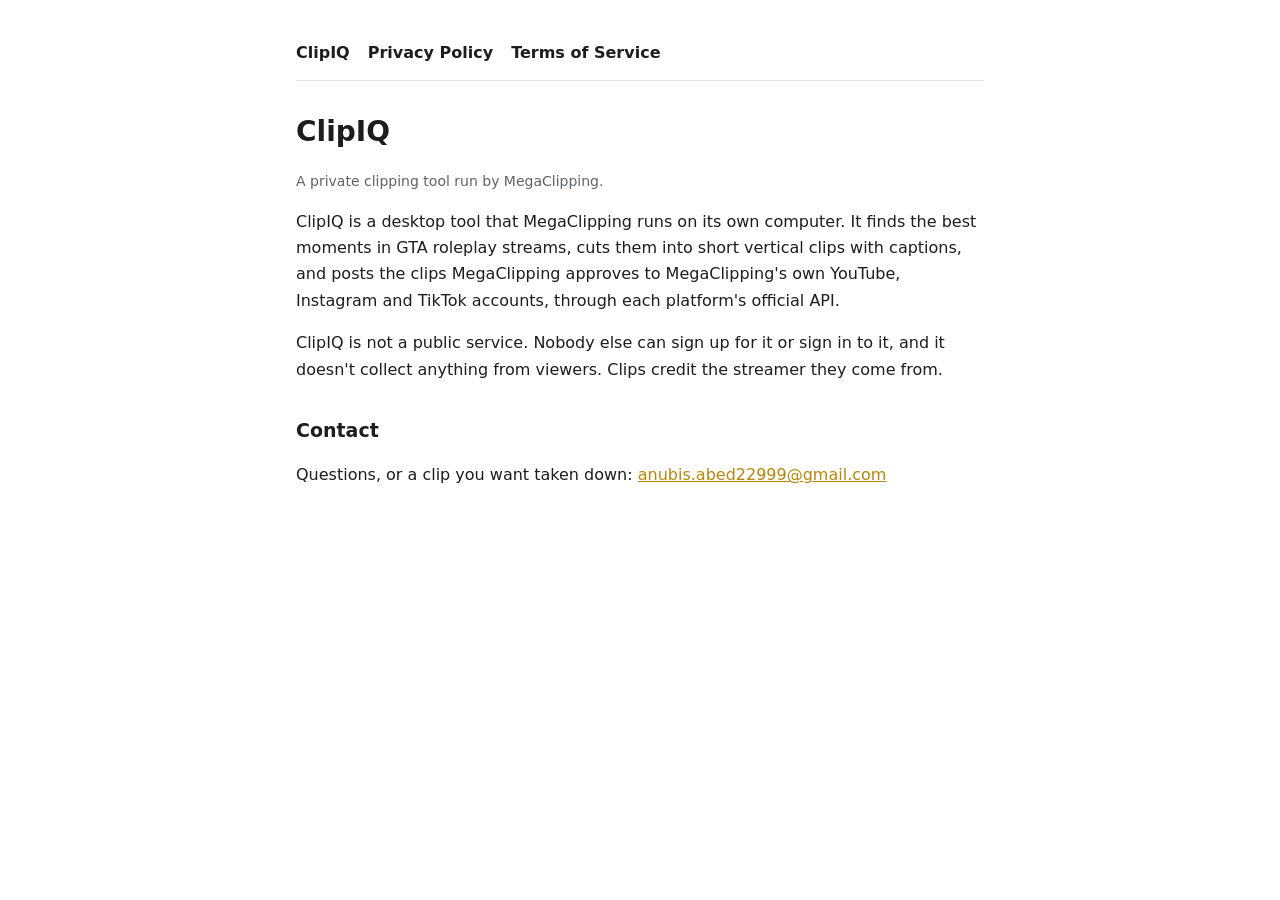
<file: index.html>
<!doctype html>
<html lang="en">
<head>
<meta charset="utf-8">
<meta name="viewport" content="width=device-width, initial-scale=1">
<title>ClipIQ</title>
<meta name="description" content="ClipIQ is MegaClipping's own tool for cutting and posting short gaming clips.">
<link rel="stylesheet" href="style.css">
</head>
<body>
<main>
  <nav><a href="./">ClipIQ</a><a href="privacy.html">Privacy Policy</a><a href="terms.html">Terms of Service</a></nav>
  <h1>ClipIQ</h1>
  <p class="muted">A private clipping tool run by MegaClipping.</p>

  <p>
    ClipIQ is a desktop tool that MegaClipping runs on its own computer. It finds the best moments
    in GTA roleplay streams, cuts them into short vertical clips with captions, and posts the clips
    MegaClipping approves to MegaClipping's own YouTube, Instagram and TikTok accounts, through
    each platform's official API.
  </p>
  <p>
    ClipIQ is not a public service. Nobody else can sign up for it or sign in to it, and it doesn't
    collect anything from viewers. Clips credit the streamer they come from.
  </p>

  <h2>Contact</h2>
  <p>Questions, or a clip you want taken down: <a href="mailto:anubis.abed22999@gmail.com">anubis.abed22999@gmail.com</a></p>
</main>
</body>
</html>
</file>
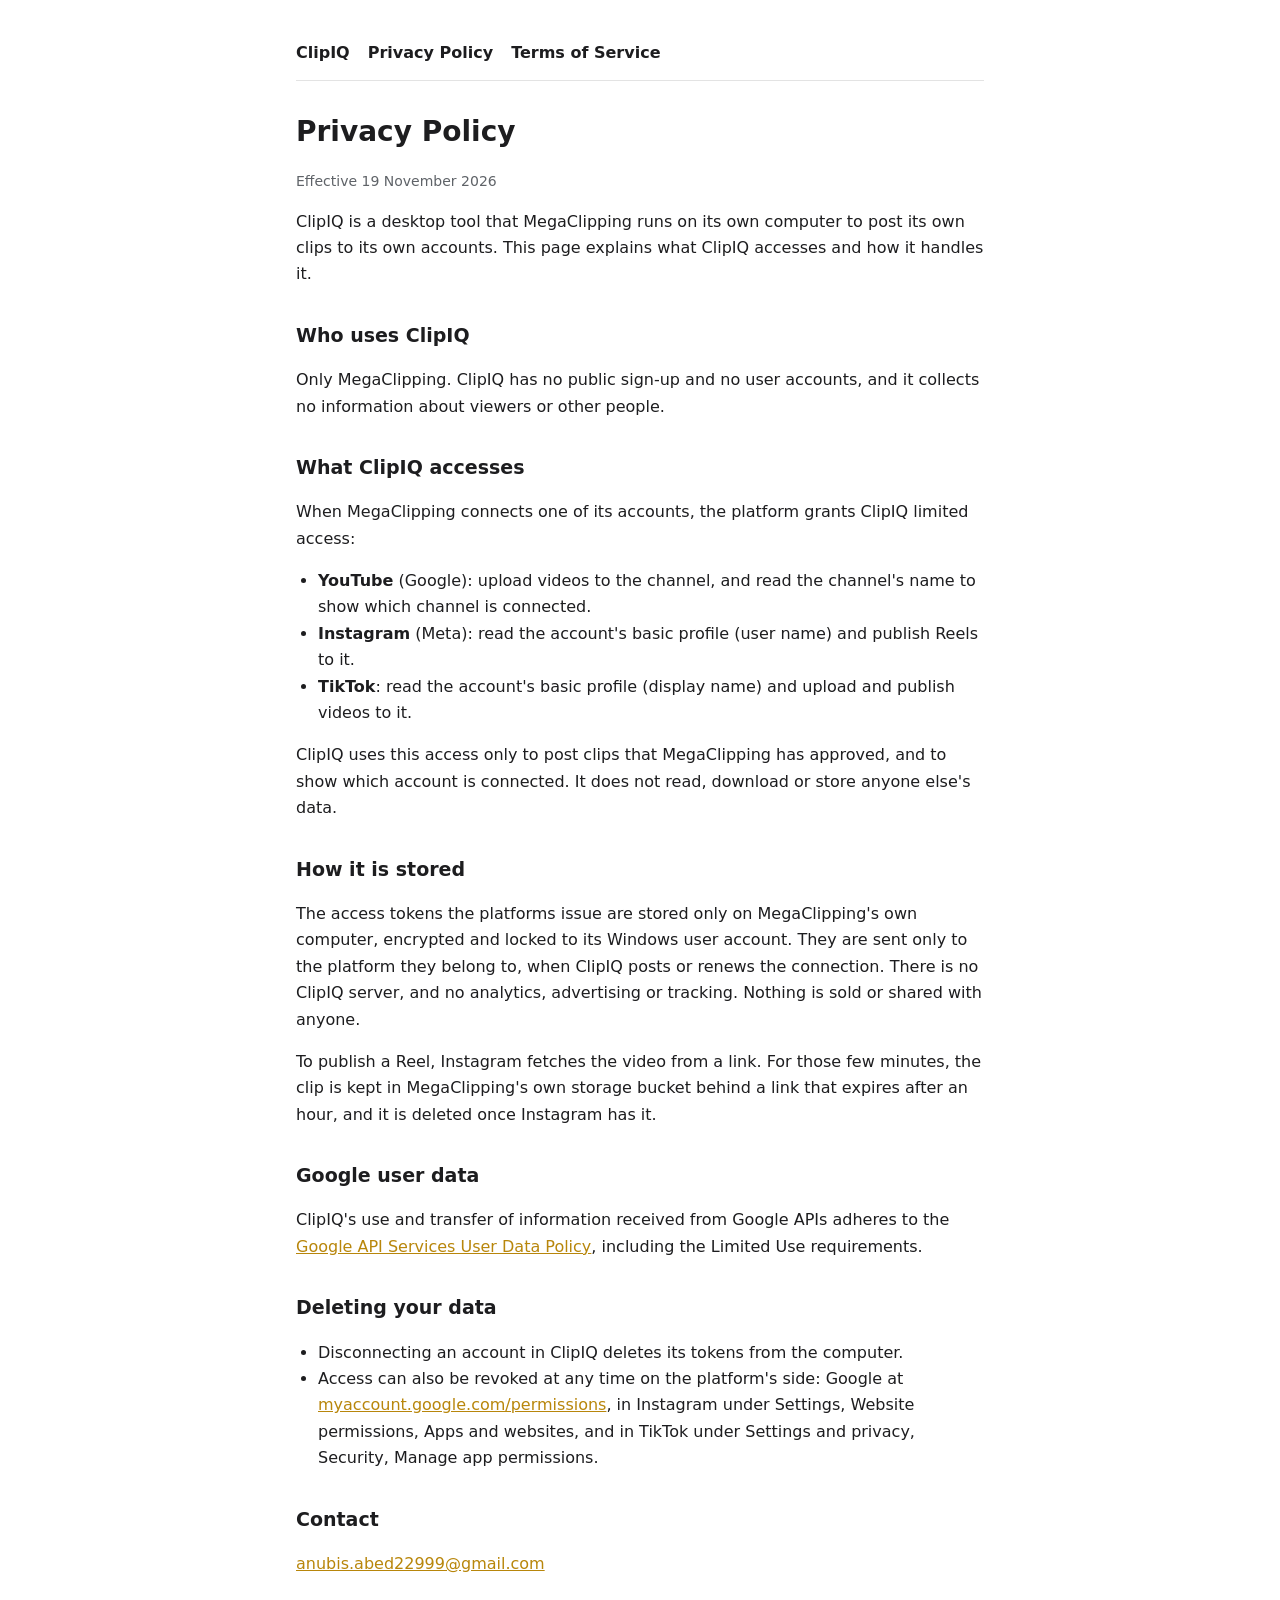
<file: privacy.html>
<!doctype html>
<html lang="en">
<head>
<meta charset="utf-8">
<meta name="viewport" content="width=device-width, initial-scale=1">
<title>ClipIQ Privacy Policy</title>
<link rel="stylesheet" href="style.css">
</head>
<body>
<main>
  <nav><a href="./">ClipIQ</a><a href="privacy.html">Privacy Policy</a><a href="terms.html">Terms of Service</a></nav>
  <h1>Privacy Policy</h1>
  <p class="muted">Effective 19 November 2026</p>

  <p>
    ClipIQ is a desktop tool that MegaClipping runs on its own computer to post its own clips to its
    own accounts. This page explains what ClipIQ accesses and how it handles it.
  </p>

  <h2>Who uses ClipIQ</h2>
  <p>
    Only MegaClipping. ClipIQ has no public sign-up and no user accounts, and it collects no
    information about viewers or other people.
  </p>

  <h2>What ClipIQ accesses</h2>
  <p>When MegaClipping connects one of its accounts, the platform grants ClipIQ limited access:</p>
  <ul>
    <li><strong>YouTube</strong> (Google): upload videos to the channel, and read the channel's name to show which channel is connected.</li>
    <li><strong>Instagram</strong> (Meta): read the account's basic profile (user name) and publish Reels to it.</li>
    <li><strong>TikTok</strong>: read the account's basic profile (display name) and upload and publish videos to it.</li>
  </ul>
  <p>
    ClipIQ uses this access only to post clips that MegaClipping has approved, and to show which
    account is connected. It does not read, download or store anyone else's data.
  </p>

  <h2>How it is stored</h2>
  <p>
    The access tokens the platforms issue are stored only on MegaClipping's own computer, encrypted
    and locked to its Windows user account. They are sent only to the platform they belong to, when
    ClipIQ posts or renews the connection. There is no ClipIQ server, and no analytics, advertising
    or tracking. Nothing is sold or shared with anyone.
  </p>
  <p>
    To publish a Reel, Instagram fetches the video from a link. For those few minutes, the clip is
    kept in MegaClipping's own storage bucket behind a link that expires after an hour, and it is
    deleted once Instagram has it.
  </p>

  <h2>Google user data</h2>
  <p>
    ClipIQ's use and transfer of information received from Google APIs adheres to the
    <a href="https://developers.google.com/terms/api-services-user-data-policy">Google API Services User Data Policy</a>,
    including the Limited Use requirements.
  </p>

  <h2>Deleting your data</h2>
  <ul>
    <li>Disconnecting an account in ClipIQ deletes its tokens from the computer.</li>
    <li>
      Access can also be revoked at any time on the platform's side: Google at
      <a href="https://myaccount.google.com/permissions">myaccount.google.com/permissions</a>,
      in Instagram under Settings, Website permissions, Apps and websites, and in TikTok under
      Settings and privacy, Security, Manage app permissions.
    </li>
  </ul>

  <h2>Contact</h2>
  <p><a href="mailto:anubis.abed22999@gmail.com">anubis.abed22999@gmail.com</a></p>
</main>
</body>
</html>
</file>
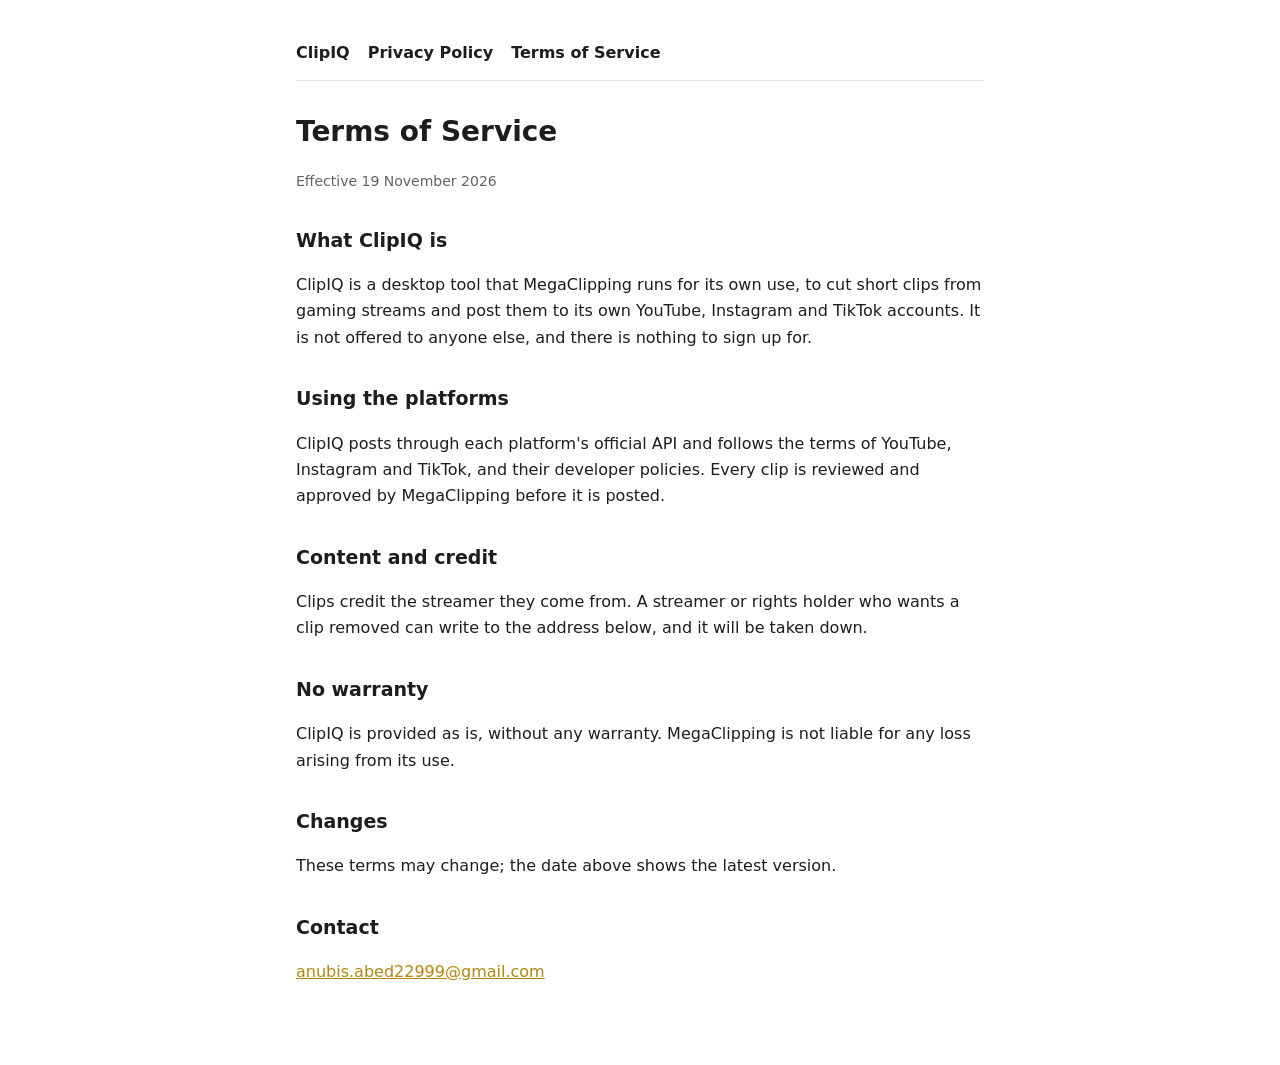
<file: terms.html>
<!doctype html>
<html lang="en">
<head>
<meta charset="utf-8">
<meta name="viewport" content="width=device-width, initial-scale=1">
<title>ClipIQ Terms of Service</title>
<link rel="stylesheet" href="style.css">
</head>
<body>
<main>
  <nav><a href="./">ClipIQ</a><a href="privacy.html">Privacy Policy</a><a href="terms.html">Terms of Service</a></nav>
  <h1>Terms of Service</h1>
  <p class="muted">Effective 19 November 2026</p>

  <h2>What ClipIQ is</h2>
  <p>
    ClipIQ is a desktop tool that MegaClipping runs for its own use, to cut short clips from gaming
    streams and post them to its own YouTube, Instagram and TikTok accounts. It is not offered to
    anyone else, and there is nothing to sign up for.
  </p>

  <h2>Using the platforms</h2>
  <p>
    ClipIQ posts through each platform's official API and follows the terms of YouTube, Instagram
    and TikTok, and their developer policies. Every clip is reviewed and approved by MegaClipping
    before it is posted.
  </p>

  <h2>Content and credit</h2>
  <p>
    Clips credit the streamer they come from. A streamer or rights holder who wants a clip removed
    can write to the address below, and it will be taken down.
  </p>

  <h2>No warranty</h2>
  <p>
    ClipIQ is provided as is, without any warranty. MegaClipping is not liable for any loss arising
    from its use.
  </p>

  <h2>Changes</h2>
  <p>These terms may change; the date above shows the latest version.</p>

  <h2>Contact</h2>
  <p><a href="mailto:anubis.abed22999@gmail.com">anubis.abed22999@gmail.com</a></p>
</main>
</body>
</html>
</file>
<file: style.css>
:root { color-scheme: light dark; --text: #1d1d1f; --muted: #5f6368; --bg: #ffffff; --line: #e3e3e3; --accent: #b8860b; }
@media (prefers-color-scheme: dark) { :root { --text: #ececec; --muted: #a0a0a5; --bg: #111214; --line: #2b2d31; --accent: #ffd700; } }
* { box-sizing: border-box; }
body { margin: 0; background: var(--bg); color: var(--text); font: 16px/1.65 system-ui, "Segoe UI", sans-serif; }
main { max-width: 720px; margin: 0 auto; padding: 40px 16px 64px; }
h1 { font-size: 28px; margin: 0 0 6px; }
h2 { font-size: 19px; margin: 32px 0 8px; }
p, li { color: var(--text); }
.muted { color: var(--muted); font-size: 14px; }
nav { display: flex; gap: 18px; padding-bottom: 14px; margin-bottom: 28px; border-bottom: 1px solid var(--line); flex-wrap: wrap; }
nav a { color: var(--text); text-decoration: none; font-weight: 600; }
nav a:hover { color: var(--accent); }
a { color: var(--accent); }
ul { padding-left: 22px; }
</file>
